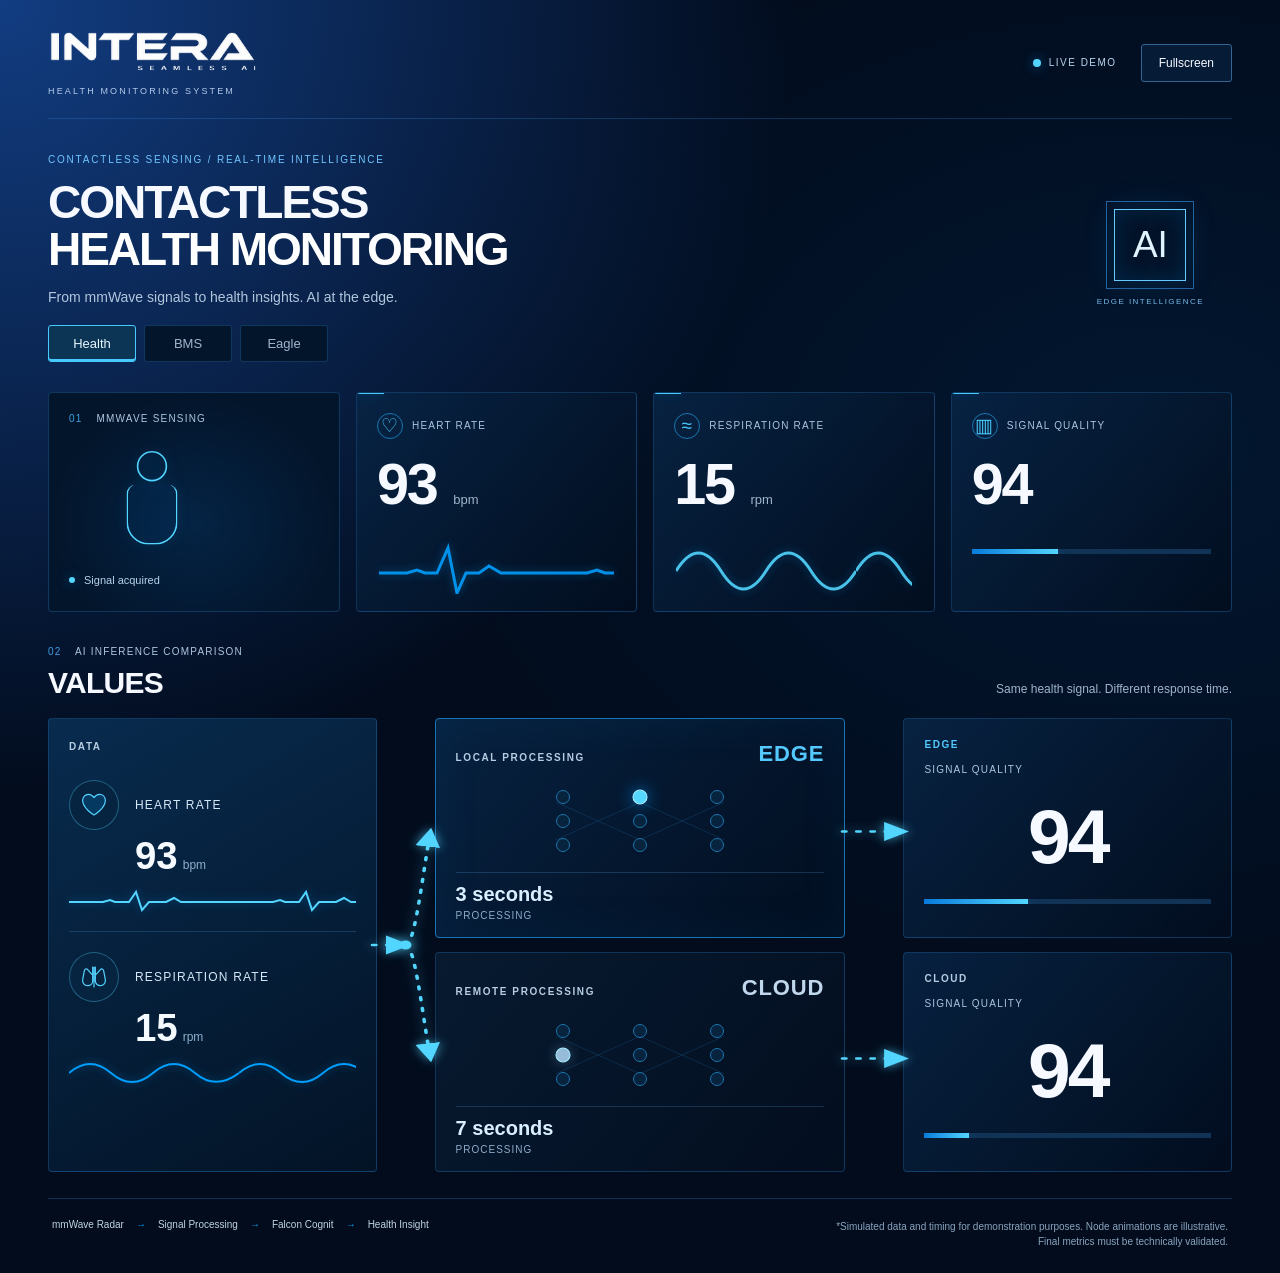
<file: index.html>
<!DOCTYPE html>
<html lang="en">

<head>
  <meta charset="UTF-8" />
  <meta name="viewport" content="width=device-width, initial-scale=1.0" />
  <title>INTERA Health Monitoring Demo</title>
  <link rel="stylesheet" href="styles.css?v=health-signal-v6" />
</head>

<body>
  <main class="demo-shell">
    <header class="topbar">
      <div>
        <div class="brand"><img src="assets/intera-logo.webp" alt="INTERA — Seamless AI" width="614" height="128" />
        </div>
        <div class="subtitle" id="interfaceSubtitle">HEALTH MONITORING SYSTEM</div>
      </div>

      <div class="top-actions">
        <span class="live-badge"><span class="dot"></span> LIVE DEMO</span>
        <button id="fullscreenBtn">Fullscreen</button>
      </div>
    </header>


    <div id="healthPanel" aria-label="Health interface">
      <section class="intro" aria-labelledby="pageTitle">
        <div>
          <div class="section-label">CONTACTLESS SENSING / REAL-TIME INTELLIGENCE</div>
          <h1 id="pageTitle">Contactless<br /><span>Health Monitoring</span></h1>
          <p>From mmWave signals to health insights. AI at the edge.</p>
          <nav class="interface-switcher" aria-label="Switch interface"><a class="interface-link"
              href="index.html?view=interfaces-v2" aria-current="page">Health</a><a class="interface-link"
              href="bms.html?view=interfaces-v2">BMS</a><a class="interface-link"
              href="eagle.html?view=interfaces-v2">Eagle</a></nav>
        </div>
        <div class="system-mark" aria-hidden="true"><span>AI</span><small>EDGE INTELLIGENCE</small></div>
      </section>

      <section class="overview" aria-label="Live health signals">
        <div class="patient-card card">
          <div class="section-label"><span class="section-number">01</span> mmWave sensing</div>

          <div class="person-wrap">
            <div class="person">
              <div class="head"></div>
              <div class="body"></div>
            </div>

            <div class="radar">
              <span></span>
              <span></span>
              <span></span>
            </div>
          </div>

          <div class="sensor-status">
            <span class="status-dot"></span>
            <span id="sensorText">Target detected</span>
          </div>
        </div>

        <div class="metrics-grid">
          <article class="metric-card card">
            <div class="metric-name"><span class="metric-symbol" aria-hidden="true">♡</span> Heart rate</div>
            <div class="metric-value"><span id="heartRate">72</span> <small>bpm</small></div>
            <div class="wave wave-heart"></div>
          </article>

          <article class="metric-card card">
            <div class="metric-name"><span class="metric-symbol" aria-hidden="true">≈</span> Respiration rate</div>
            <div class="metric-value"><span id="respRate">15</span> <small>rpm</small></div>
            <div class="wave wave-resp"></div>
          </article>

          <article class="metric-card card">
            <div class="metric-name"><span class="metric-symbol" aria-hidden="true">▥</span> Signal quality</div>
            <div class="metric-value"><span id="signalQuality">94</span></div>
            <div class="quality-track" id="signalQualityProgress" role="progressbar"
              aria-label="Signal quality response" aria-valuemin="0" aria-valuemax="100" aria-valuenow="0">
              <div id="qualityBar" class="quality-bar"></div>
            </div>
          </article>
        </div>
      </section>

      <section class="comparison" aria-labelledby="comparisonTitle">
        <div class="comparison-heading">
          <div>
            <div class="section-label"><span class="section-number">02</span> AI inference comparison</div>
            <h2 id="comparisonTitle">Values</h2>
          </div>
          <p>Same health signal. Different response time.</p>
        </div>

        <div class="comparison-grid">
          <article class="data-panel card" aria-labelledby="dataTitle">
            <div class="panel-kicker" id="dataTitle">DATA</div>

            <div class="data-reading data-reading-heart">
              <div class="data-icon heart-icon" aria-hidden="true">
                <svg viewBox="0 0 48 48" focusable="false">
                  <path
                    d="M24 39S7 29.2 7 17.4C7 11.8 10.7 8 15.7 8c3.6 0 6.4 2.1 8.3 5.1C25.9 10.1 28.7 8 32.3 8 37.3 8 41 11.8 41 17.4 41 29.2 24 39 24 39Z" />
                </svg>
              </div>
              <div class="data-reading-label">Heart rate</div>
              <div class="data-reading-value"><span id="dataHeartRate">72</span><small>bpm</small></div>
              <div class="data-reading-line data-reading-line-heart" aria-hidden="true"></div>
            </div>

            <div class="data-reading data-reading-resp">
              <div class="data-icon lungs-icon" aria-hidden="true">
                <svg viewBox="0 0 48 48" focusable="false">
                  <path
                    d="M22 9v12c-2.7-2.2-5.2-5.3-7.6-8.2C12.7 10.7 10 12 9.4 15.2L7 28.1C6.1 33 9.8 37 14.4 37c4.2 0 7.6-3.2 7.6-7.4V22M26 9v12c2.7-2.2 5.2-5.3 7.6-8.2 1.7-2.1 4.4-.8 5 2.4L41 28.1c.9 4.9-2.8 8.9-7.4 8.9-4.2 0-7.6-3.2-7.6-7.4V22M24 9v30" />
                </svg>
              </div>
              <div class="data-reading-label">Respiration rate</div>
              <div class="data-reading-value"><span id="dataRespRate">15</span><small>rpm</small></div>
              <div class="data-reading-line data-reading-line-resp" aria-hidden="true"></div>
            </div>
          </article>

          <article class="inference-panel edge-panel card" aria-labelledby="edgeTitle">
            <div class="inference-card-header">
              <div class="panel-kicker">LOCAL PROCESSING</div>
              <h3 id="edgeTitle">Edge</h3>
            </div>
            <div class="network network-compact" id="edgeNetwork" aria-label="Edge AI processing animation">
              <div class="layer"><span class="node"></span><span class="node"></span><span class="node"></span></div>
              <div class="layer"><span class="node"></span><span class="node"></span><span class="node"></span></div>
              <div class="layer"><span class="node"></span><span class="node"></span><span class="node"></span></div>
            </div>
            <div class="inference-metrics"><strong>3 seconds</strong><span id="edgeStatus">Processing</span></div>
          </article>

          <article class="inference-panel cloud-panel card" aria-labelledby="cloudTitle">
            <div class="inference-card-header">
              <div class="panel-kicker">REMOTE PROCESSING</div>
              <h3 id="cloudTitle">Cloud</h3>
            </div>
            <div class="network network-compact" id="cloudNetwork" aria-label="Cloud AI processing animation">
              <div class="layer"><span class="node"></span><span class="node"></span><span class="node"></span></div>
              <div class="layer"><span class="node"></span><span class="node"></span><span class="node"></span></div>
              <div class="layer"><span class="node"></span><span class="node"></span><span class="node"></span></div>
            </div>
            <div class="inference-metrics"><strong>7 seconds</strong><span id="cloudStatus">Processing</span></div>
          </article>

          <article class="load-panel edge-load card" aria-labelledby="edgeLoadTitle">
            <div class="load-card-header"><span class="panel-kicker" id="edgeLoadTitle">EDGE</span></div>
            <div class="metric-name">Signal quality</div>
            <div class="metric-value"><span id="edgeSignalQuality">94</span></div>
            <div class="quality-track" id="edgeLoadProgress" role="progressbar"
              aria-label="Edge signal quality response" aria-valuemin="0" aria-valuemax="100" aria-valuenow="0">
              <div class="quality-bar" id="edgeLoadFill"></div>
            </div>
          </article>

          <article class="load-panel cloud-load card" aria-labelledby="cloudLoadTitle">
            <div class="load-card-header"><span class="panel-kicker" id="cloudLoadTitle">CLOUD</span></div>
            <div class="metric-name">Signal quality</div>
            <div class="metric-value"><span id="cloudSignalQuality">94</span></div>
            <div class="quality-track" id="cloudLoadProgress" role="progressbar"
              aria-label="Cloud signal quality response" aria-valuemin="0" aria-valuemax="100" aria-valuenow="0">
              <div class="quality-bar" id="cloudLoadFill"></div>
            </div>
          </article>

          <svg class="comparison-flow" viewBox="0 0 1000 500" preserveAspectRatio="none" aria-hidden="true">
            <defs>
              <marker id="flowArrowHead" viewBox="0 0 10 10" refX="8" refY="5" markerWidth="7" markerHeight="7"
                orient="auto-start-reverse">
                <path d="M 0 0 L 10 5 L 0 10 z" />
              </marker>
            </defs>
            <circle class="flow-junction" cx="302" cy="250" r="5" />
            <path class="flow-path flow-data-link" d="M274 250 L302 250" marker-end="url(#flowArrowHead)" />
            <path class="flow-path flow-data-link" d="M302 250 C310 250 316 175 323 125"
              marker-end="url(#flowArrowHead)" />
            <path class="flow-path flow-data-link" d="M302 250 C310 250 316 325 323 375"
              marker-end="url(#flowArrowHead)" />
            <path class="flow-path flow-result-link" d="M671 125 L723 125" marker-end="url(#flowArrowHead)" />
            <path class="flow-path flow-result-link" d="M671 375 L723 375" marker-end="url(#flowArrowHead)" />
          </svg>
        </div>
      </section>

      <footer>
        <div class="flow">
          <span>mmWave Radar</span>
          <b>→</b>
          <span>Signal Processing</span>
          <b>→</b>
          <span>Falcon Cognit</span>
          <b>→</b>
          <span>Health Insight</span>
        </div>
        <small>*Simulated data and timing for demonstration purposes. Node animations are illustrative. Final metrics
          must be technically validated.</small>
      </footer>
    </div>

  </main>

  <script src="app.js?v=health-signal-v7"></script>
</body>

</html>
</file>
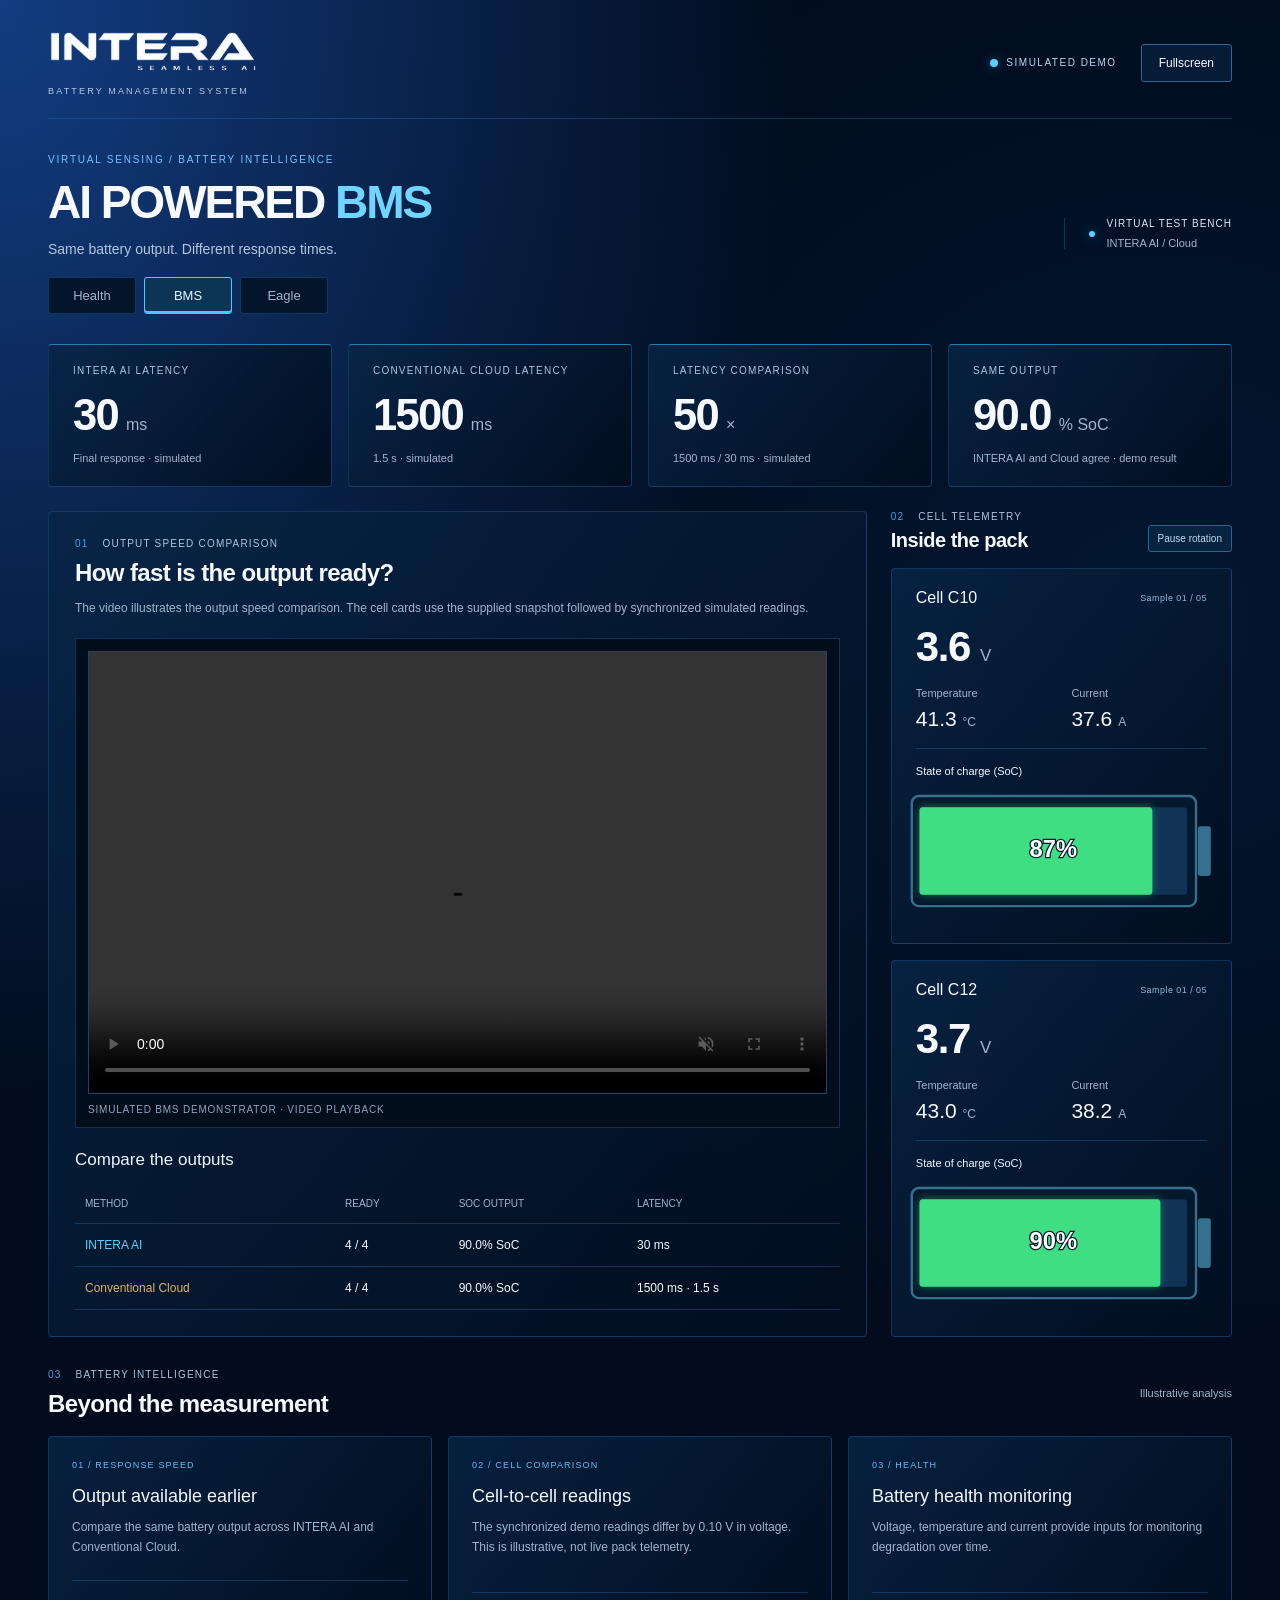
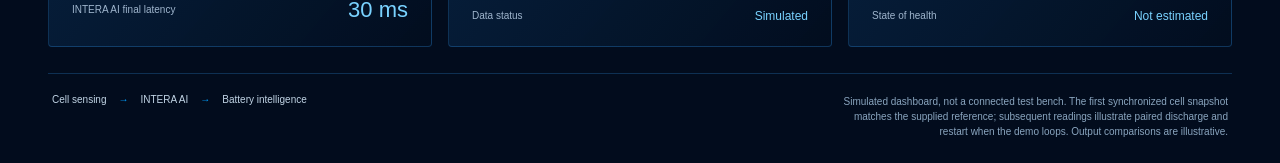
<file: bms.html>
<!DOCTYPE html>
<html lang="en">
<head>
  <meta charset="UTF-8" />
  <meta name="viewport" content="width=device-width, initial-scale=1.0" />
  <title>INTERA · AI Powered BMS</title>
  <link rel="stylesheet" href="styles.css?v=interfaces-v2" />
  <link rel="stylesheet" href="bms.css?v=bms-cells-v2" />
</head>
<body class="bms-page">
  <main class="demo-shell">
    <header class="topbar">
      <div><div class="brand"><img src="assets/intera-logo.webp" alt="INTERA — Seamless AI" width="614" height="128" /></div><div class="subtitle">BATTERY MANAGEMENT SYSTEM</div></div>
      <div class="top-actions"><span class="live-badge"><span class="dot"></span> SIMULATED DEMO</span><button id="fullscreenBtn" type="button">Fullscreen</button></div>
    </header>
    <section class="intro bms-intro" aria-labelledby="bmsTitle">
      <div><div class="section-label">VIRTUAL SENSING / BATTERY INTELLIGENCE</div><h1 id="bmsTitle">AI powered <span>BMS</span></h1><p>Same battery output. Different response times.</p><nav class="interface-switcher" aria-label="Switch interface"><a class="interface-link" href="index.html?view=interfaces-v2">Health</a><a class="interface-link" href="bms.html?view=interfaces-v2" aria-current="page">BMS</a><a class="interface-link" href="eagle.html?view=interfaces-v2">Eagle</a></nav></div>
      <div class="bench-tag"><span class="status-dot"></span><div>VIRTUAL TEST BENCH<small>INTERA AI / Cloud</small></div></div>
    </section>
    <section class="bms-summary" aria-label="Response time comparison">
      <article class="card summary-item"><div class="section-label">INTERA AI latency</div><div class="summary-value">30<small>ms</small></div><span class="summary-note">Final response · simulated</span></article>
      <article class="card summary-item"><div class="section-label">Conventional Cloud latency</div><div class="summary-value">1500<small>ms</small></div><span class="summary-note">1.5 s · simulated</span></article>
      <article class="card summary-item"><div class="section-label">Latency comparison</div><div class="summary-value">50<small>×</small></div><span class="summary-note">1500 ms / 30 ms · simulated</span></article>
      <article class="card summary-item"><div class="section-label">Same output</div><div class="summary-value">90.0<small>% SoC</small></div><span class="summary-note">INTERA AI and Cloud agree · demo result</span></article>
    </section>
    <div class="bms-workspace">
      <section class="card chart-panel" aria-labelledby="speedHeading">
        <div class="chart-heading"><div><div class="section-label"><span class="section-number">01</span> OUTPUT SPEED COMPARISON</div><h2 id="speedHeading">How fast is the output ready?</h2></div></div>
        <p class="panel-description">The video illustrates the output speed comparison. The cell cards use the supplied snapshot followed by synchronized simulated readings.</p>
        <figure class="bms-video-frame">
          <video id="bmsDemoVideo" class="bms-demo-video" autoplay loop muted playsinline controls preload="metadata" aria-label="BMS demonstrator video showing battery output and telemetry">
            <source src="demo_bms.mp4" type="video/mp4" />
            Your browser does not support MP4 video playback.
          </video>
          <figcaption>Simulated BMS demonstrator · video playback</figcaption>
        </figure>
        <div class="output-table-wrap"><table class="output-table"><caption>Compare the outputs</caption><thead><tr><th scope="col">Method</th><th scope="col">Ready</th><th scope="col">SoC output</th><th scope="col">Latency</th></tr></thead><tbody>
          <tr><th scope="row">INTERA AI</th><td>4 / 4</td><td>90.0% SoC</td><td>30 ms</td></tr>
          <tr><th scope="row">Conventional Cloud</th><td>4 / 4</td><td>90.0% SoC</td><td>1500 ms · 1.5 s</td></tr>
        </tbody></table></div>
      </section>
      <aside class="cells-column" aria-labelledby="cellsHeading">
        <div class="cells-heading"><div><div class="section-label"><span class="section-number">02</span> CELL TELEMETRY</div><h2 id="cellsHeading">Inside the pack</h2></div><button class="cell-rotation-toggle" id="toggleCellRotation" type="button" aria-pressed="false">Pause rotation</button></div>
        <article class="card cell-card" aria-label="Cell C10 telemetry">
          <div class="cell-heading"><h3>Cell C10</h3><span class="cell-state" id="c10Sample">Sample 01 / 05</span></div>
          <div class="cell-voltage"><span id="c10Voltage">3.6</span> <small>V</small></div>
          <dl class="cell-readings"><div><dt>Temperature</dt><dd><span id="c10Temperature">41.3</span> <small>°C</small></dd></div><div><dt>Current</dt><dd><span id="c10Current">37.6</span> <small>A</small></dd></div></dl>
          <div class="soc-heading"><span>State of charge (SoC)</span></div>
          <svg class="battery-gauge" id="c10Battery" viewBox="0 0 256 98" role="progressbar" aria-label="Cell C10 state of charge" aria-valuemin="0" aria-valuemax="100" aria-valuenow="87">
            <rect class="battery-shell" x="1.5" y="2.5" width="240" height="93" rx="6" />
            <rect class="battery-terminal" x="243" y="28" width="11" height="42" rx="2" />
            <rect class="battery-well" x="8" y="12" width="226" height="74" rx="3" />
            <rect class="battery-level" id="c10BatteryLevel" x="8" y="12" width="226" height="74" rx="3" style="transform: scaleX(.87)" />
            <text class="battery-value" id="c10Soc" x="121" y="49" aria-hidden="true">87%</text>
          </svg>
        </article>
        <article class="card cell-card" aria-label="Cell C12 telemetry">
          <div class="cell-heading"><h3>Cell C12</h3><span class="cell-state" id="c12Sample">Sample 01 / 05</span></div>
          <div class="cell-voltage"><span id="c12Voltage">3.7</span> <small>V</small></div>
          <dl class="cell-readings"><div><dt>Temperature</dt><dd><span id="c12Temperature">43.0</span> <small>°C</small></dd></div><div><dt>Current</dt><dd><span id="c12Current">38.2</span> <small>A</small></dd></div></dl>
          <div class="soc-heading"><span>State of charge (SoC)</span></div>
          <svg class="battery-gauge" id="c12Battery" viewBox="0 0 256 98" role="progressbar" aria-label="Cell C12 state of charge" aria-valuemin="0" aria-valuemax="100" aria-valuenow="90">
            <rect class="battery-shell" x="1.5" y="2.5" width="240" height="93" rx="6" />
            <rect class="battery-terminal" x="243" y="28" width="11" height="42" rx="2" />
            <rect class="battery-well" x="8" y="12" width="226" height="74" rx="3" />
            <rect class="battery-level" id="c12BatteryLevel" x="8" y="12" width="226" height="74" rx="3" style="transform: scaleX(.90)" />
            <text class="battery-value" id="c12Soc" x="121" y="49" aria-hidden="true">90%</text>
          </svg>
        </article>
      </aside>
    </div>
    <section class="insights-section" aria-labelledby="insightsHeading"><div class="insights-heading"><div><div class="section-label"><span class="section-number">03</span> BATTERY INTELLIGENCE</div><h2 id="insightsHeading">Beyond the measurement</h2></div><span class="summary-note">Illustrative analysis</span></div><div class="insights-grid">
      <article class="card insight-card"><span class="insight-index">01 / RESPONSE SPEED</span><h3>Output available earlier</h3><p>Compare the same battery output across INTERA AI and Conventional Cloud.</p><div class="insight-result"><span>INTERA AI final latency</span><strong>30 ms</strong></div></article>
      <article class="card insight-card"><span class="insight-index">02 / CELL COMPARISON</span><h3>Cell-to-cell readings</h3><p>The synchronized demo readings differ by <span id="cellSpread">0.10 V</span> in voltage. This is illustrative, not live pack telemetry.</p><div class="insight-result"><span>Data status</span><strong class="text-result">Simulated</strong></div></article>
      <article class="card insight-card"><span class="insight-index">03 / HEALTH</span><h3>Battery health monitoring</h3><p>Voltage, temperature and current provide inputs for monitoring degradation over time.</p><div class="insight-result"><span>State of health</span><strong class="text-result">Not estimated</strong></div></article>
    </div></section>
    <footer><div class="flow"><span>Cell sensing</span><b>→</b><span>INTERA AI</span><b>→</b><span>Battery intelligence</span></div><small>Simulated dashboard, not a connected test bench. The first synchronized cell snapshot matches the supplied reference; subsequent readings illustrate paired discharge and restart when the demo loops. Output comparisons are illustrative.</small></footer>
  </main>
  <script src="bms.js?v=bms-cells-v2"></script>
</body>
</html>
</file>
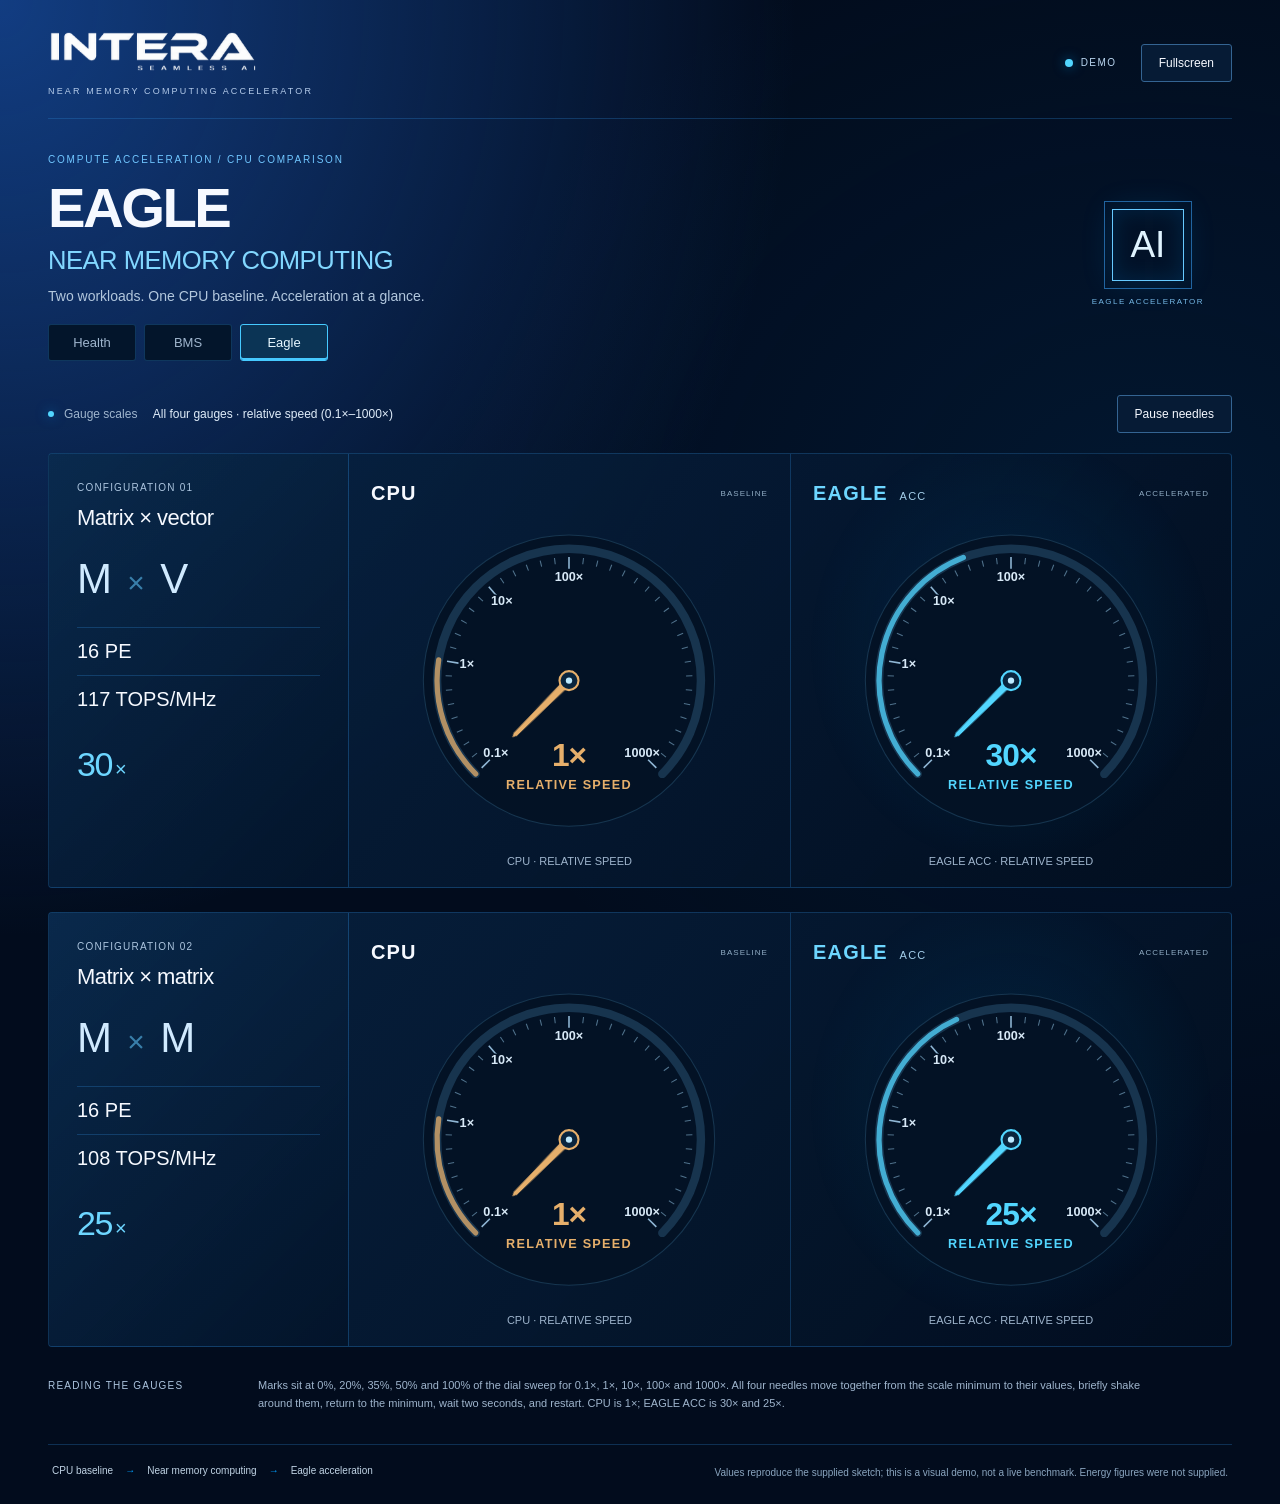
<file: eagle.html>
<!DOCTYPE html>
<html lang="en">
<head>
  <meta charset="UTF-8" />
  <meta name="viewport" content="width=device-width, initial-scale=1.0" />
  <title>INTERA · Eagle Accelerator</title>
  <link rel="stylesheet" href="styles.css?v=interfaces-v2" />
  <link rel="stylesheet" href="eagle.css?v=eagle-v19" />
</head>
<body class="eagle-page">
  <main class="demo-shell">
    <header class="topbar">
      <div><div class="brand"><img src="assets/intera-logo.webp" alt="INTERA — Seamless AI" width="614" height="128" /></div><div class="subtitle">NEAR MEMORY COMPUTING ACCELERATOR</div></div>
      <div class="top-actions"><span class="live-badge"><span class="dot"></span> DEMO</span><button id="fullscreenBtn" type="button">Fullscreen</button></div>
    </header>
    <section class="intro eagle-intro" aria-labelledby="eagleTitle">
      <div><div class="section-label">COMPUTE ACCELERATION / CPU COMPARISON</div><h1 id="eagleTitle">Eagle<span>Near memory computing</span></h1><p>Two workloads. One CPU baseline. Acceleration at a glance.</p><nav class="interface-switcher" aria-label="Switch interface"><a class="interface-link" href="index.html?view=interfaces-v2">Health</a><a class="interface-link" href="bms.html?view=interfaces-v2">BMS</a><a class="interface-link" href="eagle.html?view=interfaces-v2" aria-current="page">Eagle</a></nav></div>
      <div class="system-mark" aria-hidden="true"><span>AI</span><small>EAGLE ACCELERATOR</small></div>
    </section>
    <div class="gauge-toolbar"><div><span class="status-dot"></span><span>Gauge scales <strong>All four gauges · relative speed (0.1×–1000×)</strong></span></div><button id="motionToggle" type="button" aria-pressed="false">Pause needles</button></div>

    <section class="card configuration" aria-labelledby="configOneTitle">
      <div class="config-info"><div class="section-label">CONFIGURATION 01</div><h2 id="configOneTitle">Matrix × vector</h2><div class="operation" aria-hidden="true">M <span>×</span> V</div><dl class="config-specs"><div><dd>16 <small>PE</small></dd></div><div><dd>117 <small>TOPS/MHz</small></dd></div></dl><div class="config-gain"><strong>30<small>×</small></strong></div></div>
      <article class="gauge-panel cpu-panel"><div class="gauge-heading"><h3>CPU</h3><span>BASELINE</span></div><svg class="speed-gauge" data-tone="cpu" data-scale="relative" data-value="1" role="img" aria-label="Configuration 1 CPU: 1 times baseline. Marks on the dial: 0.1 at 0%, 1 at 20%, 10 at 35%, 100 at 50%, and 1000 times at 100%." viewBox="0 0 360 320"></svg><p class="gauge-caption">CPU · RELATIVE SPEED</p></article>
      <article class="gauge-panel accelerator-panel"><div class="gauge-heading"><h3>EAGLE <small>ACC</small></h3><span>ACCELERATED</span></div><svg class="speed-gauge" data-tone="accelerator" data-scale="relative" data-value="30" role="img" aria-label="Configuration 1 Eagle accelerator: 30 times the CPU baseline. Marks on the dial: 0.1 at 0%, 1 at 20%, 10 at 35%, 100 at 50%, and 1000 times at 100%." viewBox="0 0 360 320"></svg><p class="gauge-caption">EAGLE ACC · RELATIVE SPEED</p></article>
    </section>

    <section class="card configuration" aria-labelledby="configTwoTitle">
      <div class="config-info"><div class="section-label">CONFIGURATION 02</div><h2 id="configTwoTitle">Matrix × matrix</h2><div class="operation" aria-hidden="true">M <span>×</span> M</div><dl class="config-specs"><div><dd>16 <small>PE</small></dd></div><div><dd>108 <small>TOPS/MHz</small></dd></div></dl><div class="config-gain"><strong>25<small>×</small></strong></div></div>
      <article class="gauge-panel cpu-panel"><div class="gauge-heading"><h3>CPU</h3><span>BASELINE</span></div><svg class="speed-gauge" data-tone="cpu" data-scale="relative" data-value="1" role="img" aria-label="Configuration 2 CPU: 1 times baseline. Marks on the dial: 0.1 at 0%, 1 at 20%, 10 at 35%, 100 at 50%, and 1000 times at 100%." viewBox="0 0 360 320"></svg><p class="gauge-caption">CPU · RELATIVE SPEED</p></article>
      <article class="gauge-panel accelerator-panel"><div class="gauge-heading"><h3>EAGLE <small>ACC</small></h3><span>ACCELERATED</span></div><svg class="speed-gauge" data-tone="accelerator" data-scale="relative" data-value="25" role="img" aria-label="Configuration 2 Eagle accelerator: 25 times the CPU baseline. Marks on the dial: 0.1 at 0%, 1 at 20%, 10 at 35%, 100 at 50%, and 1000 times at 100%." viewBox="0 0 360 320"></svg><p class="gauge-caption">EAGLE ACC · RELATIVE SPEED</p></article>
    </section>
    <div class="scale-note"><span class="section-label">READING THE GAUGES</span><p>Marks sit at 0%, 20%, 35%, 50% and 100% of the dial sweep for 0.1×, 1×, 10×, 100× and 1000×. All four needles move together from the scale minimum to their values, briefly shake around them, return to the minimum, wait two seconds, and restart. CPU is 1×; EAGLE ACC is 30× and 25×.</p></div>
    <footer><div class="flow"><span>CPU baseline</span><b>→</b><span>Near memory computing</span><b>→</b><span>Eagle acceleration</span></div><small>Values reproduce the supplied sketch; this is a visual demo, not a live benchmark. Energy figures were not supplied.</small></footer>
  </main>
  <script src="eagle.js?v=eagle-v20"></script>
</body>
</html>
</file>
<file: styles.css>
* {
  box-sizing: border-box;
}

:root {
  --bg: #020c1d;
  --panel: rgba(20, 24, 52, 0.88);
  --panel-soft: rgba(255, 255, 255, 0.035);
  --line: rgba(255, 255, 255, 0.12);
  --text: #f5f7ff;
  --muted: #93adc9;
  --purple: #087bdb;
  --blue: #009fff;
  --cyan: #52d6ff;
  --green: #52d6ff;
}

html,
body {
  margin: 0;
  min-height: 100%;
  background:
    radial-gradient(circle at 18% 10%, rgba(111, 97, 255, 0.22), transparent 30%),
    radial-gradient(circle at 88% 22%, rgba(85, 184, 255, 0.16), transparent 28%),
    var(--bg);
  color: var(--text);
  font-family: Arial, Helvetica, sans-serif;
}

body {
  padding: 28px;
}

button {
  border: 1px solid var(--line);
  background: rgba(255,255,255,0.06);
  color: var(--text);
  border-radius: 10px;
  padding: 10px 14px;
  cursor: pointer;
}

.demo-shell {
  width: min(1500px, 100%);
  margin: 0 auto;
}

.topbar,
.comparison-heading,
.panel-header,
.response-row,
footer,
.flow,
.top-actions {
  display: flex;
  align-items: center;
}

.topbar {
  justify-content: space-between;
  margin-bottom: 22px;
}

.brand {
  font-size: 30px;
  font-weight: 800;
  letter-spacing: 0.12em;
}

.subtitle {
  color: var(--muted);
  margin-top: 5px;
}

.top-actions {
  gap: 12px;
}

.live-badge {
  display: inline-flex;
  align-items: center;
  gap: 8px;
  font-size: 12px;
  letter-spacing: 0.12em;
}

.dot,
.status-dot {
  width: 8px;
  height: 8px;
  border-radius: 50%;
  background: var(--green);
  box-shadow: 0 0 16px var(--green);
}

.card {
  border: 1px solid var(--line);
  background: linear-gradient(180deg, rgba(255,255,255,0.045), rgba(255,255,255,0.018));
  backdrop-filter: blur(10px);
  border-radius: 18px;
}

.overview {
  display: grid;
  grid-template-columns: 0.85fr 2.15fr;
  gap: 18px;
  margin-bottom: 18px;
}

.patient-card {
  min-height: 260px;
  padding: 22px;
}

.section-label,
.eyebrow,
.metric-name {
  text-transform: uppercase;
  letter-spacing: 0.11em;
  font-size: 11px;
  color: var(--muted);
}

.person-wrap {
  min-height: 170px;
  display: flex;
  justify-content: center;
  align-items: center;
  gap: 34px;
}

.person {
  width: 70px;
  height: 120px;
  position: relative;
}

.head {
  width: 38px;
  height: 38px;
  border: 2px solid var(--cyan);
  border-radius: 50%;
  margin: 0 auto;
}

.body {
  width: 64px;
  height: 75px;
  border: 2px solid var(--cyan);
  border-top: 0;
  border-radius: 12px 12px 28px 28px;
  margin: 4px auto 0;
}

.radar {
  width: 90px;
  height: 90px;
  position: relative;
}

.radar span {
  position: absolute;
  left: 0;
  top: 50%;
  width: 22px;
  height: 22px;
  border: 2px solid var(--blue);
  border-left: 0;
  border-bottom: 0;
  border-radius: 0 100% 0 0;
  transform: translateY(-50%) rotate(45deg);
  opacity: 0;
  animation: radarPulse 1.8s infinite ease-out;
}

.radar span:nth-child(2) {
  animation-delay: 0.45s;
}

.radar span:nth-child(3) {
  animation-delay: 0.9s;
}

@keyframes radarPulse {
  0% {
    opacity: 0;
    transform: translateY(-50%) rotate(45deg) scale(0.5);
  }
  25% {
    opacity: 1;
  }
  100% {
    opacity: 0;
    transform: translateY(-50%) rotate(45deg) scale(3);
  }
}

.sensor-status {
  display: flex;
  align-items: center;
  gap: 9px;
  font-size: 13px;
  color: var(--muted);
}

.metrics-grid {
  display: grid;
  grid-template-columns: repeat(3, 1fr);
  gap: 18px;
}

.metric-card {
  padding: 22px;
  min-height: 260px;
  position: relative;
  overflow: hidden;
}

.metric-value {
  margin-top: 24px;
  font-size: clamp(42px, 5vw, 74px);
  font-weight: 700;
  letter-spacing: -0.04em;
}

.metric-value small {
  font-size: 16px;
  color: var(--muted);
  font-weight: 500;
}

#heartRate.high,
#respRate.high {
  color: #ff5a65;
}

.wave {
  position: absolute;
  left: 22px;
  right: 22px;
  bottom: 28px;
  height: 64px;
  opacity: 0.9;
  background-repeat: repeat-x;
  background-size: 180px 64px;
  animation: waveMove 2.4s linear infinite;
}

.wave-heart {
  background-image: url("data:image/svg+xml,%3Csvg xmlns='http://www.w3.org/2000/svg' width='180' height='64' viewBox='0 0 180 64'%3E%3Cpath d='M0 34 L28 34 L38 31 L46 34 L58 34 L69 9 L78 54 L87 34 L100 34 L110 27 L122 34 L180 34' fill='none' stroke='%23009fff' stroke-width='3'/%3E%3C/svg%3E");
}

.wave-resp {
  background-image: url("data:image/svg+xml,%3Csvg xmlns='http://www.w3.org/2000/svg' width='180' height='64' viewBox='0 0 180 64'%3E%3Cpath d='M0 32 C15 8 30 8 45 32 S75 56 90 32 S120 8 135 32 S165 56 180 32' fill='none' stroke='%2352d6ff' stroke-width='3'/%3E%3C/svg%3E");
}

@keyframes waveMove {
  from { background-position-x: 0; }
  to { background-position-x: 180px; }
}

.quality-track {
  height: 12px;
  background: rgba(255,255,255,0.07);
  border-radius: 999px;
  margin-top: 48px;
  overflow: hidden;
}

.quality-bar {
  width: 94%;
  height: 100%;
  background: linear-gradient(90deg, var(--purple), var(--cyan));
  border-radius: inherit;
  transition: width 0.6s ease;
}

.comparison {
  padding: 24px;
  border: 1px solid var(--line);
  border-radius: 20px;
  background: rgba(255,255,255,0.025);
}

.comparison-heading {
  justify-content: space-between;
  margin-bottom: 20px;
}

.comparison-heading h1 {
  margin: 5px 0 0;
  font-size: 30px;
}

.comparison-heading p {
  color: var(--muted);
  margin: 0;
}

.comparison-grid {
  display: grid;
  grid-template-columns: 1fr 1fr;
  gap: 18px;
}

.compute-panel {
  padding: 22px;
  min-height: 410px;
}

.panel-header {
  justify-content: space-between;
}

.panel-header h2 {
  margin: 4px 0 0;
  font-size: 26px;
}

.latency-chip {
  border: 1px solid rgba(126, 226, 184, 0.35);
  color: var(--green);
  background: rgba(126, 226, 184, 0.06);
  padding: 7px 10px;
  border-radius: 999px;
  font-size: 12px;
}

.latency-chip.muted {
  color: var(--muted);
  border-color: var(--line);
  background: rgba(255,255,255,0.03);
}

.signal-box {
  margin-top: 22px;
}

.signal-box span {
  display: block;
  color: var(--muted);
  font-size: 12px;
  margin-bottom: 8px;
}

.signal-line {
  height: 54px;
  border-radius: 10px;
  background-repeat: repeat-x;
  background-size: 220px 54px;
  background-image: url("data:image/svg+xml,%3Csvg xmlns='http://www.w3.org/2000/svg' width='220' height='54' viewBox='0 0 220 54'%3E%3Cpath d='M0 27 C18 5 37 5 55 27 S92 49 110 27 S147 5 165 27 S202 49 220 27' fill='none' stroke='%23009fff' stroke-width='2.5'/%3E%3C/svg%3E");
}

.signal-line.fast {
  animation: signalMove 0.8s linear infinite;
}

.signal-line.slow {
  animation: signalMove 2.4s linear infinite;
  opacity: 0.55;
}

@keyframes signalMove {
  from { background-position-x: 0; }
  to { background-position-x: 220px; }
}

.network {
  margin: 26px auto;
  width: min(360px, 100%);
  display: grid;
  grid-template-columns: repeat(3, 1fr);
  gap: 38px;
  align-items: center;
}

.layer {
  display: flex;
  flex-direction: column;
  gap: 18px;
  align-items: center;
}

.node {
  width: 22px;
  height: 22px;
  border-radius: 50%;
  border: 1px solid rgba(255,255,255,0.2);
  background: rgba(255,255,255,0.04);
  box-shadow: 0 0 0 rgba(85,184,255,0);
  transition: all 0.2s ease;
}

.node.active {
  background: var(--blue);
  border-color: var(--cyan);
  box-shadow: 0 0 22px rgba(85,184,255,0.8);
  transform: scale(1.08);
}

.edge-panel {
  box-shadow: inset 0 0 0 1px rgba(85,184,255,0.05);
}

.result-box {
  display: flex;
  justify-content: space-between;
  align-items: flex-end;
  border-top: 1px solid var(--line);
  padding-top: 18px;
}

.result-box span {
  color: var(--muted);
  font-size: 12px;
}

.result-box strong {
  font-size: 54px;
  line-height: 1;
}

#cloudResult {
  opacity: 0.08;
  filter: blur(3px);
  transition: opacity 1.2s ease, filter 1.2s ease;
}

#cloudResult.visible {
  opacity: 1;
  filter: blur(0);
}

.response-row {
  justify-content: space-between;
  margin-top: 18px;
  font-size: 13px;
}

.response-row span {
  color: var(--muted);
}

footer {
  justify-content: space-between;
  gap: 24px;
  margin-top: 18px;
  padding: 18px 4px 0;
  color: var(--muted);
}

.flow {
  gap: 12px;
  flex-wrap: wrap;
  font-size: 13px;
}

.flow b {
  color: var(--blue);
}

footer small {
  text-align: right;
  max-width: 520px;
}

@media (max-width: 1000px) {
  .overview,
  .comparison-grid {
    grid-template-columns: 1fr;
  }

  .metrics-grid {
    grid-template-columns: repeat(3, 1fr);
  }

  .comparison-heading,
  footer {
    align-items: flex-start;
    flex-direction: column;
  }

  footer small {
    text-align: left;
  }
}

@media (max-width: 720px) {
  body {
    padding: 14px;
  }

  .metrics-grid {
    grid-template-columns: 1fr;
  }

  .topbar {
    align-items: flex-start;
    gap: 16px;
    flex-direction: column;
  }
}

/* INTERA visual language, adapted from BMS_Slide_Show_2026. */
:root {
  --line: rgba(45, 133, 207, 0.3);
  --muted: #9fb5cd;
  --text: #f6f9ff;
}

html {
  background: #020c1d;
}

body {
  padding: 30px 48px 24px;
  background:
    radial-gradient(ellipse at 0% 0%, #123d82 0, transparent 44%),
    radial-gradient(ellipse at 90% 35%, rgba(0, 97, 176, 0.13), transparent 45%),
    #020c1d;
}

.demo-shell { width: min(1440px, 100%); }
.topbar { margin-bottom: 0; padding-bottom: 22px; border-bottom: 1px solid var(--line); }
.brand { width: 210px; line-height: 0; }
.brand img { width: 100%; height: auto; mix-blend-mode: screen; }
.subtitle { font-size: 9px; letter-spacing: .24em; margin-top: 12px; color: #b4cbea; }
.top-actions { gap: 24px; }
.live-badge { color: #b9d5ef; font-size: 10px; letter-spacing: .15em; }
.dot, .status-dot { background: #52d6ff; box-shadow: 0 0 12px #009fff88; flex-shrink: 0; }
button { border-color: #346492; border-radius: 3px; background: #061b35; font: inherit; font-size: 12px; padding: 11px 17px; transition: background .2s, border-color .2s; }
button:hover { background: #103562; border-color: var(--cyan); }
button:focus-visible { outline: 2px solid var(--cyan); outline-offset: 4px; }
.intro { display: flex; align-items: center; justify-content: space-between; gap: 24px; padding: 35px 0 30px; }
.intro .section-label { color: #70c6ff; font-size: 10px; letter-spacing: .18em; }
.intro h1 { font-size: clamp(32px, 3.6vw, 52px); line-height: 1.03; letter-spacing: -.045em; text-transform: uppercase; margin: 14px 0 15px; font-weight: 800; }
.intro h1 span { color: #fff; }
.intro p { color: #b2c7dd; font-size: 14px; margin: 0; }
.system-mark { display: grid; justify-items: center; gap: 16px; margin-right: 28px; }
.system-mark > span { display: grid; place-items: center; width: 72px; height: 72px; border: 1px solid #67caff; outline: 1px solid #2164a0; outline-offset: 7px; box-shadow: 0 0 32px #009fff25, inset 0 0 22px #009fff25; color: #e0f4ff; font-size: 37px; font-weight: 500; }
.system-mark small { color: #76b9e7; font-size: 8px; letter-spacing: .18em; }
.overview { grid-template-columns: 1fr 3fr; gap: 16px; margin-bottom: 34px; }
.card { background: linear-gradient(130deg, rgba(8, 37, 70, .85), rgba(2, 14, 31, .94)); border: 1px solid var(--line); border-radius: 4px; backdrop-filter: none; }
.patient-card, .metric-card { min-height: 220px; padding: 20px; }
.patient-card { position: relative; background: radial-gradient(ellipse at 50% 60%, #07396a66, transparent 70%), #03152b; }
.section-label, .eyebrow, .metric-name { font-size: 10px; letter-spacing: .12em; color: #acc5df; }
.section-number { color: #3f9fe2; margin-right: 10px; font-size: 10px; font-weight: 400; }
.person-wrap { min-height: 150px; gap: 20px; background-image: radial-gradient(#1a6bab55 .7px, transparent .7px); background-size: 14px 14px; mask-image: linear-gradient(transparent, black 20%, black 80%, transparent); }
.person { transform: scale(.8); }
.head, .body { background: #007acd13; box-shadow: 0 0 18px #00aaff19; }
.radar { width: 65px; }
.sensor-status { font-size: 11px; color: #b5d3ee; }
.status-dot { width: 6px; height: 6px; }
.metrics-grid { gap: 16px; }
.metric-card::before, .compute-panel::before { content: ''; position: absolute; width: 28px; height: 2px; left: -1px; top: -1px; background: #46caff; box-shadow: 0 0 10px #009fff66; }
.metric-name { display: flex; align-items: center; gap: 9px; }
.metric-symbol { width: 26px; height: 26px; border: 1px solid #1976b1; border-radius: 50%; display: inline-grid; place-items: center; color: #4bccff; font-size: 19px; line-height: 1; }
.metric-value { margin-top: 17px; font-size: clamp(44px, 4.5vw, 66px); font-weight: 600; font-variant-numeric: tabular-nums; line-height: 1; }
.metric-value small { font-size: 13px; margin-left: 3px; letter-spacing: 0; }
.wave { bottom: 17px; height: 55px; filter: drop-shadow(0 0 5px #00aaff66); }
.quality-track { margin-top: 36px; height: 5px; background: #103356; border-radius: 0; }
.quality-bar { border-radius: 0; background: linear-gradient(90deg, #446480, #91aec8); box-shadow: none; }
#qualityBar { width: 0; transition: none; }
.metric-value > span { transition: color .2s ease; }
.metric-value > span.signal-excellent { color: #52d6ff; }
.quality-bar.signal-excellent { background: linear-gradient(90deg, #087bdb, #52d6ff); box-shadow: 0 0 12px #009fff66; }
.comparison { padding: 0; background: none; border: 0; border-radius: 0; }
.comparison-heading { margin-bottom: 18px; gap: 16px; align-items: flex-end; }
.comparison-heading h2 { text-transform: uppercase; font-size: 30px; letter-spacing: -.025em; margin: 9px 0 0; }
.comparison-heading h2 span { font-size: 18px; font-weight: 400; color: #84adcd; margin: 0 7px; }
.comparison-heading p { font-size: 12px; padding-bottom: 4px; }
.comparison-grid { gap: 16px; }
.compute-panel { position: relative; padding: 22px; min-height: 365px; overflow: hidden; }
.edge-panel { border-color: #1874b5; box-shadow: inset 0 0 50px #006dc514; }
.cloud-panel { background: linear-gradient(130deg, #071a30, #030e1f); }
.cloud-panel::before { background: #5481a8; box-shadow: none; }
.panel-header h3 { font-size: 26px; margin: 5px 0 0; letter-spacing: .04em; }
.edge-panel h3 { color: #54c9ff; }
.latency-chip { border: 1px solid #1e79ae; color: #83dbff; background: #00558622; font-size: 10px; border-radius: 3px; padding: 7px 10px; }
.latency-chip.muted { color: #aac0d5; border-color: #34506b; background: #12233a; }
.signal-box { margin-top: 18px; }
.signal-line { height: 42px; border-radius: 0; background-color: #001226; background-size: 220px 42px; border-top: 1px solid #103c60; border-bottom: 1px solid #103c60; }
.network { margin: 20px auto; width: min(330px, 100%); position: relative; padding: 0 8px; }
.network::before { content: ''; position: absolute; inset: 9px 12%; background: linear-gradient(24deg, transparent 49%, #176ba84d 50%, transparent 51%), linear-gradient(-24deg, transparent 49%, #176ba84d 50%, transparent 51%), linear-gradient(0deg, transparent 49%, #176ba866 50%, transparent 51%); background-size: 50% 100%; pointer-events: none; }
.layer { gap: 12px; position: relative; }
.node { width: 17px; height: 17px; border: 1px solid #1c76ae; background: #07233d; }
.node.active { background: #55d7ff; border-color: #a4ecff; box-shadow: 0 0 15px #009fffaa; }
.cloud-panel .node.active { background: #97bcd9; box-shadow: 0 0 12px #72a9d566; }
.result-box { padding-top: 13px; align-items: center; }
.result-box strong { font-size: 40px; font-variant-numeric: tabular-nums; }
.edge-panel .result-box strong { color: #72d5ff; }
.response-row { margin-top: 14px; font-size: 12px; }
.response-row strong { font-weight: 500; }
.edge-panel .response-row strong { color: #72d5ff; }
footer { margin-top: 26px; padding-top: 20px; border-top: 1px solid var(--line); align-items: flex-start; }
.flow { font-size: 10px; gap: 12px; color: #c1d4e5; }
.flow b { font-weight: 400; }
footer small { max-width: 400px; font-size: 10px; line-height: 1.5; color: #8aa5bf; }

@media (min-width: 1600px) { body { padding-top: 40px; } .intro { padding: 42px 0 36px; } }
@media (max-width: 1100px) {
  body { padding: 24px; }
  .overview { grid-template-columns: 1fr; }
  .patient-card { min-height: 155px; display: grid; grid-template-columns: 1fr 1fr 1fr; align-items: center; }
  .person-wrap { min-height: 120px; }
  .sensor-status { justify-content: flex-end; }
  .comparison-grid { grid-template-columns: 1fr 1fr; }
}
@media (max-width: 1000px) {
  .comparison-heading { flex-direction: row; align-items: flex-end; }
  footer { gap: 12px; }
}
@media (max-width: 720px) {
  body { padding: 20px 16px; }
  .topbar { flex-direction: row; align-items: center; gap: 12px; padding-bottom: 18px; }
  .brand { width: 160px; }
  .subtitle { font-size: 7px; letter-spacing: .15em; }
  .top-actions { gap: 12px; flex-direction: column; align-items: flex-end; }
  .live-badge { font-size: 8px; gap: 6px; }
  button { font-size: 10px; padding: 8px 10px; }
  .intro { padding: 28px 0; }
  .intro h1 { font-size: clamp(27px, 6.2vw, 44px); }
  .intro .section-label { font-size: 8px; letter-spacing: .09em; }
  .intro p { font-size: 12px; line-height: 1.5; max-width: 290px; }
  .system-mark { display: none; }
  .patient-card { grid-template-columns: 1fr 1fr; padding: 16px; }
  .patient-card .section-label { grid-column: 1 / -1; }
  .sensor-status { justify-content: center; }
  .metrics-grid { grid-template-columns: repeat(3, minmax(0, 1fr)); gap: 8px; }
  .metric-card { min-height: 175px; padding: 12px 10px; }
  .metric-name { font-size: 8px; letter-spacing: .03em; display: block; line-height: 1.4; min-height: 41px; }
  .metric-symbol { display: none; }
  .metric-value { font-size: 36px; margin-top: 2px; }
  .metric-value small { font-size: 10px; margin-left: 0; }
  .wave { left: 10px; right: 10px; bottom: 8px; }
  .quality-track { margin-top: 33px; }
  .comparison-heading { align-items: flex-start; flex-direction: column; gap: 10px; }
  .comparison-heading h2 { font-size: 28px; }
  .comparison-grid { grid-template-columns: 1fr; }
  .compute-panel { padding: 20px; }
  footer { margin-top: 22px; }
  .flow { gap: 8px; font-size: 9px; }
}
@media (prefers-reduced-motion: reduce) {
  *, *::before, *::after { animation: none !important; transition: none !important; }
  .radar span { opacity: .6; }
}

.processing-box { margin-top: 22px; }
.processing-heading, .processing-time { display: flex; justify-content: space-between; align-items: center; gap: 12px; }
.processing-heading { font-size: 12px; color: #c1d8ed; }
.processing-heading strong { color: #72d5ff; font-size: 16px; font-variant-numeric: tabular-nums; }
.processing-track { margin-top: 10px; height: 10px; background: #001226; border: 1px solid #1a456a; overflow: hidden; }
.processing-fill { height: 100%; width: 0; background: linear-gradient(90deg, #087bdb, #52d6ff); box-shadow: 0 0 12px #009fff66; }
.processing-time { margin-top: 9px; font-size: 11px; color: var(--muted); }
.processing-time time { font-variant-numeric: tabular-nums; color: #c1d8ed; }
.cloud-panel .processing-heading strong { color: #acc9e1; }
.cloud-panel .processing-fill { background: linear-gradient(90deg, #396588, #97bcd9); box-shadow: none; }

[hidden] { display: none !important; }
.interface-tabs { display: flex; gap: 8px; padding-top: 22px; }
.interface-tabs button { min-width: 110px; padding: 12px 24px; color: var(--muted); border-color: var(--line); background: #03152b; font-size: 13px; }
.interface-tabs button[aria-selected="true"] { color: #e7f7ff; background: #0b3455; border-color: #46caff; box-shadow: inset 0 -2px #46caff; }
.interface-tabs button:hover { color: white; border-color: #46caff; }
[role="tabpanel"]:focus-visible { outline: 2px solid var(--cyan); outline-offset: 6px; }
.upcoming-panel { min-height: 420px; margin-top: 28px; padding: clamp(28px, 5vw, 64px); border: 1px solid var(--line); border-radius: 4px; background: linear-gradient(130deg, #082546, #020e1f); }
.upcoming-panel h1 { margin: 18px 0; font-size: clamp(40px, 6vw, 72px); letter-spacing: -.04em; text-transform: uppercase; }
.upcoming-panel p { color: var(--muted); line-height: 1.6; }
.upcoming-status { display: inline-block; margin-top: 20px; padding: 8px 12px; border: 1px solid #34506b; border-radius: 3px; color: #aac0d5; font-size: 12px; }
@media (max-width: 720px) {
  .interface-tabs button { flex: 1; min-width: 0; padding: 12px; }
  .upcoming-panel { min-height: 320px; }
}

.interface-link { display: inline-flex; align-items: center; justify-content: center; min-width: 110px; padding: 12px 24px; border: 1px solid var(--line); border-radius: 3px; background: #03152b; color: var(--muted); font-size: 13px; text-decoration: none; }
.interface-switcher { display: flex; gap: 8px; margin-top: 20px; }
.interface-switcher .interface-link { min-width: 88px; padding: 10px 17px; }
.interface-tabs button[aria-pressed="true"], .interface-link[aria-current="page"] { color: #e7f7ff; background: #0b3455; border-color: #46caff; box-shadow: inset 0 -2px #46caff; }
.interface-link:hover { color: white; border-color: #46caff; }
.interface-link:focus-visible, .dashboard-cta:focus-visible { outline: 2px solid var(--cyan); outline-offset: 4px; }
.dashboard-cta { display: inline-flex; align-items: center; gap: 18px; margin-top: 20px; padding: 11px 15px; border: 1px solid #2589bd; border-radius: 3px; color: #92ddff; background: #073352; text-decoration: none; font-size: 12px; }
.dashboard-cta:hover { background: #104b70; border-color: #52d6ff; }
@media (max-width: 720px) { .interface-link { flex: 1; min-width: 0; padding: 12px; } }

/* Health comparison layout: Data → inference → confidence, matching the supplied sketch. */
.comparison-grid {
  grid-template-columns: minmax(210px, .8fr) minmax(280px, 1fr) minmax(210px, .8fr);
  grid-template-rows: repeat(2, minmax(220px, 1fr));
  align-items: stretch;
  gap: 14px;
}

.data-panel {
  grid-column: 1;
  grid-row: 1 / span 2;
  min-height: 454px;
  padding: 22px 20px;
  background: linear-gradient(150deg, #082b4e, #031326);
}

.panel-kicker {
  color: #b6cce2;
  font-size: 10px;
  font-weight: 700;
  letter-spacing: .16em;
  text-transform: uppercase;
}

.data-reading {
  display: grid;
  grid-template-columns: 54px 1fr;
  align-items: center;
  column-gap: 12px;
  padding: 20px 0 18px;
  border-bottom: 1px solid rgba(89, 161, 213, .24);
}

.data-reading-heart { margin-top: 8px; }
.data-reading-resp { border-bottom: 0; }

.data-icon {
  width: 50px;
  height: 50px;
  display: grid;
  place-items: center;
  border: 1px solid rgba(82, 214, 255, .35);
  border-radius: 50%;
  background: #062340;
  color: #54d3ff;
}

.data-icon svg {
  width: 32px;
  height: 32px;
  fill: none;
  stroke: currentColor;
  stroke-linecap: round;
  stroke-linejoin: round;
  stroke-width: 1.8;
}

.heart-icon { animation: healthPulse 1.25s ease-in-out infinite; }
.heart-icon svg { fill: rgba(0, 159, 255, .18); }
.lungs-icon { animation: breathPulse 2.4s ease-in-out infinite; }

@keyframes healthPulse {
  0%, 100% { transform: scale(1); box-shadow: 0 0 0 rgba(82, 214, 255, 0); }
  16% { transform: scale(1.1); box-shadow: 0 0 20px rgba(82, 214, 255, .28); }
  30% { transform: scale(1); }
}

@keyframes breathPulse {
  0%, 100% { transform: scaleY(.92); }
  50% { transform: scaleY(1.08); }
}

.data-reading-label {
  color: #d6e9f8;
  font-size: 12px;
  text-transform: uppercase;
  letter-spacing: .1em;
}

.data-reading-value {
  grid-column: 2;
  margin-top: 7px;
  color: #f6fbff;
  font-size: clamp(30px, 3vw, 48px);
  font-weight: 700;
  line-height: 1;
  font-variant-numeric: tabular-nums;
}

.data-reading-value small {
  margin-left: 5px;
  color: #8eb1ce;
  font-size: 12px;
  font-weight: 500;
}

.data-reading-line {
  grid-column: 1 / -1;
  height: 24px;
  margin-top: 14px;
  background-repeat: repeat-x;
  background-size: 170px 24px;
  filter: drop-shadow(0 0 4px rgba(0, 159, 255, .4));
  animation: dataLineMove 2.2s linear infinite;
}

.data-reading-line-heart {
  background-image: url("data:image/svg+xml,%3Csvg xmlns='http://www.w3.org/2000/svg' width='170' height='24' viewBox='0 0 170 24'%3E%3Cpath d='M0 13h34l7-2 5 2h14l7-10 6 18 7-8h17l8-4 7 4h58' fill='none' stroke='%2352d6ff' stroke-width='2'/%3E%3C/svg%3E");
}

.data-reading-line-resp {
  background-image: url("data:image/svg+xml,%3Csvg xmlns='http://www.w3.org/2000/svg' width='170' height='24' viewBox='0 0 170 24'%3E%3Cpath d='M0 12c14-12 28-12 42 0s28 12 42 0 28-12 42 0 28 12 44 0' fill='none' stroke='%23009fff' stroke-width='2'/%3E%3C/svg%3E");
  animation-duration: 3.3s;
}

@keyframes dataLineMove {
  from { background-position-x: 0; }
  to { background-position-x: 170px; }
}

.inference-panel {
  grid-column: 2;
  padding: 18px 20px 16px;
  min-height: 220px;
  display: grid;
  grid-template-rows: auto 1fr auto;
  overflow: hidden;
}

.inference-panel.edge-panel { grid-row: 1; }
.inference-panel.cloud-panel { grid-row: 2; }

.inference-card-header {
  display: flex;
  align-items: baseline;
  justify-content: space-between;
  gap: 12px;
}

.inference-card-header h3 {
  margin: 4px 0 0;
  color: #54c9ff;
  font-size: 22px;
  letter-spacing: .04em;
  text-transform: uppercase;
}

.cloud-panel .inference-card-header h3 { color: #c1d7eb; }

.network-compact {
  width: min(220px, 100%);
  margin: 10px auto 6px;
  gap: 28px;
  align-self: center;
}

.network-compact .layer { gap: 10px; }
.network-compact .node { width: 14px; height: 14px; }

.inference-metrics {
  display: grid;
  grid-template-columns: 1fr;
  align-items: end;
  gap: 4px 12px;
  border-top: 1px solid rgba(89, 161, 213, .24);
  padding-top: 10px;
}

.inference-metrics strong {
  color: #d9efff;
  font-size: 20px;
  font-variant-numeric: tabular-nums;
}

.inference-metrics span {
  grid-column: 1;
  color: #8eacca;
  font-size: 10px;
  text-transform: uppercase;
  letter-spacing: .1em;
}

.load-panel {
  grid-column: 3;
  min-height: 220px;
  padding: 20px;
  display: flex;
  flex-direction: column;
  overflow: hidden;
}

.edge-load { grid-row: 1; }
.cloud-load { grid-row: 2; }
.edge-load .panel-kicker { color: #54c9ff; }

.load-card-header {
  display: flex;
  align-items: baseline;
  justify-content: space-between;
}

.load-panel .metric-name { margin-top: 14px; }
.load-panel .metric-value {
  width: 100%;
  margin: auto 0;
  text-align: center;
  font-size: clamp(68px, 6vw, 82px);
  font-weight: 700;
}
.load-panel .metric-value small { font-size: 22px; }
.load-panel .metric-value > span.signal-excellent + small { color: #52d6ff; }
.load-panel .quality-track { width: 100%; margin-top: 0; margin-bottom: 13px; }
.load-panel .quality-bar { width: 0; transition: none; }

@media (max-width: 1100px) {
  .comparison-grid {
    grid-template-columns: minmax(190px, .75fr) minmax(250px, 1fr) minmax(190px, .75fr);
  }
}

@media (max-width: 760px) {
  .comparison-grid {
    grid-template-columns: 1fr 1fr;
    grid-template-rows: auto;
  }

  .data-panel { grid-column: 1 / -1; grid-row: auto; min-height: 0; }
  .inference-panel.edge-panel { grid-column: 1; grid-row: auto; }
  .inference-panel.cloud-panel { grid-column: 2; grid-row: auto; }
  .edge-load { grid-column: 1; grid-row: auto; }
  .cloud-load { grid-column: 2; grid-row: auto; }
}

@media (max-width: 500px) {
  .comparison-grid { grid-template-columns: 1fr; }
  .inference-panel.edge-panel,
  .inference-panel.cloud-panel,
  .edge-load,
  .cloud-load { grid-column: 1; }
}

/* Animated connections between the three columns in the Health sketch. */
.inference-panel {
  position: relative;
  overflow: visible;
}

.inference-panel::before,
.inference-panel::after {
  position: absolute;
  z-index: 4;
  top: 50%;
  color: #52d6ff;
  font-size: 27px;
  line-height: 1;
  text-shadow: 0 0 14px rgba(82, 214, 255, .75);
  pointer-events: none;
  animation: flowArrow 1.35s ease-in-out infinite;
}

.inference-panel::before {
  content: '➜';
  left: -35px;
  transform: translateY(-50%);
}

.inference-panel::after {
  content: '➜';
  right: -35px;
  transform: translateY(-50%);
  animation-delay: .35s;
}

.cloud-panel::before,
.cloud-panel::after { animation-delay: .7s; }

@keyframes flowArrow {
  0%, 100% { opacity: .3; transform: translateY(-50%) translateX(-4px); }
  50% { opacity: 1; transform: translateY(-50%) translateX(4px); }
}

@media (max-width: 760px) {
  .inference-panel::before,
  .inference-panel::after { display: none; }
}

/* Use a shared junction and dedicated lanes so arrows never cross a card. */
.comparison-grid {
  position: relative;
  column-gap: 58px;
}

.inference-panel::before,
.inference-panel::after {
  content: none;
  display: none;
}

.comparison-flow {
  position: absolute;
  inset: 0;
  z-index: 3;
  width: 100%;
  height: 100%;
  overflow: visible;
  pointer-events: none;
}

.flow-path {
  fill: none;
  stroke: #52d6ff;
  stroke-width: 3;
  stroke-linecap: round;
  stroke-linejoin: round;
  stroke-dasharray: 3 9;
  filter: drop-shadow(0 0 5px rgba(82, 214, 255, .7));
  animation: flowDash 1.1s linear infinite;
}

.flow-result-link { animation-delay: .25s; }
.flow-junction { fill: #52d6ff; filter: drop-shadow(0 0 7px rgba(82, 214, 255, .9)); }

#flowArrowHead path { fill: #52d6ff; }

@keyframes flowDash {
  to { stroke-dashoffset: -24; }
}

@media (max-width: 760px) {
  .comparison-grid { column-gap: 14px; }
  .comparison-flow { display: none; }
}
</file>
<file: bms.css>
.bms-intro h1 span { color: #70d6ff; }
.bench-tag { display: flex; align-items: center; gap: 12px; border-left: 1px solid var(--line); padding-left: 24px; color: #d7e9f9; font-size: 10px; letter-spacing: .1em; }
.bench-tag small { display: block; margin-top: 8px; color: var(--muted); font-size: 11px; letter-spacing: 0; }
.bms-summary { display: grid; grid-template-columns: repeat(4,1fr); gap: 16px; margin-bottom: 24px; }
.summary-item { padding: 20px 24px; border-top-color: #267cb4; }
.summary-value { font-size: clamp(34px,3.4vw,48px); margin: 15px 0 8px; letter-spacing: -.04em; font-weight: 600; font-variant-numeric: tabular-nums; }
.summary-value small { font-size: 16px; font-weight: 400; color: var(--muted); margin-left: 8px; letter-spacing: 0; }
.summary-note { color: var(--muted); font-size: 11px; }
.bms-workspace { display: grid; grid-template-columns: minmax(0,2.4fr) minmax(280px,1fr); gap: 24px; }
.chart-panel { padding: 26px; min-width: 0; }
.chart-heading, .insights-heading { display: flex; justify-content: space-between; align-items: center; gap: 16px; }
.bms-page h2 { margin: 10px 0 0; font-size: 24px; font-weight: 600; letter-spacing: -.025em; }
.chart-controls { display: flex; gap: 8px; }
.panel-description { color: var(--muted); font-size: 12px; line-height: 1.6; margin: 12px 0 20px; }
.chart-legend { display: flex; flex-wrap: wrap; gap: 20px; font-size: 11px; color: #bfd4e7; margin-bottom: 14px; }
.chart-legend span { display: flex; align-items: center; gap: 8px; }
.chart-legend i { display: inline-block; width: 18px; height: 0; border-top: 2px solid; }
i.legend-ai { border-color: #52d6ff; } i.legend-reference { border-color: #e1ebf6; border-top-style: dashed; } i.legend-baseline { border-color: #e6af6b; }
.chart-scroll { overflow-x: auto; }
#socChart { display: block; width: 100%; min-width: 530px; }
#chartGrid text { font: 14px Arial, sans-serif; fill: #a1b8d0; }
#chartGrid line { stroke: #214361; stroke-opacity: .65; }
.plot-ai, .plot-reference, .plot-baseline { fill: none; stroke-linejoin: round; stroke-linecap: round; }
.plot-ai { stroke: #52d6ff; stroke-width: 3; }
.plot-reference { stroke: #e1ebf6; stroke-width: 2; stroke-dasharray: 6 6; }
.plot-baseline { stroke: #e6af6b; stroke-width: 2; opacity: .8; }
.time-cursor { stroke: #5d91b9; stroke-dasharray: 4 5; }
.cycle-scrubber { margin-top: 12px; }
.cycle-scrubber label { display: flex; justify-content: space-between; gap: 8px; font-size: 12px; color: var(--muted); }
.cycle-scrubber strong { color: #c8e5fa; font-weight: 500; font-variant-numeric: tabular-nums; }
#cycleTime { width: 100%; margin: 16px 0 8px; accent-color: #52d6ff; cursor: pointer; }
#cycleTime:focus-visible { outline: 2px solid var(--cyan); outline-offset: 5px; }
.phase-labels { display: flex; justify-content: space-between; font-size: 9px; letter-spacing: .1em; color: #6995b8; }
.chart-readings { margin-top: 24px; padding-top: 20px; border-top: 1px solid var(--line); display: grid; grid-template-columns: repeat(3,1fr); gap: 12px; }
.chart-readings span { display: block; font-size: 11px; color: var(--muted); margin-bottom: 10px; }
.chart-readings strong { font-size: 24px; color: #d9f3ff; font-weight: 500; font-variant-numeric: tabular-nums; }
.chart-note { font-size: 10px; line-height: 1.5; margin: 18px 0 0; color: #8aa5bf; }
.cells-column { display: flex; flex-direction: column; gap: 16px; }
.cells-heading { display: flex; justify-content: space-between; align-items: end; gap: 12px; }
.cells-heading h2 { font-size: 20px; margin-top: 7px; }
.cell-rotation-toggle { flex: none; padding: 7px 9px; border: 1px solid #286690; border-radius: 3px; background: #06233f; color: #b9dbf2; font: inherit; font-size: 10px; cursor: pointer; }
.cell-rotation-toggle:hover, .cell-rotation-toggle:focus-visible { border-color: #52d6ff; color: #fff; }
.cell-card { flex: 1; padding: 20px 24px; position: relative; }
.cell-heading, .cell-heading h3 { display: flex; align-items: center; gap: 10px; }
.cell-heading { justify-content: space-between; }
.cell-heading h3 { font-size: 16px; font-weight: 500; margin: 0; }
.cell-state { font-size: 9px; color: #8fbbd9; letter-spacing: .05em; }
.cell-voltage { font-size: 42px; font-weight: 600; letter-spacing: -.035em; margin: 16px 0; }
.cell-voltage small { font-size: 17px; font-weight: 400; color: var(--muted); }
.cell-readings { display: flex; gap: 20px; margin: 0 0 17px; }
.cell-readings > div { flex: 1; }
.cell-readings dt { color: var(--muted); font-size: 11px; margin-bottom: 8px; }
.cell-readings dd { margin: 0; font-size: 21px; font-variant-numeric: tabular-nums; }
.cell-readings small { color: var(--muted); font-size: 12px; }
.soc-heading { border-top: 1px solid var(--line); padding-top: 12px; }
.soc-heading > span { color: #f2f8ff; font-size: 11px; }
.battery-gauge { display: block; width: calc(100% + 12px); height: auto; margin: 14px -6px 0; overflow: visible; }
.battery-shell { fill: #04182d; stroke: #35718e; stroke-width: 2; }
.battery-terminal { fill: #35718e; }
.battery-well { fill: #103356; }
.battery-level { fill: #40de83; filter: drop-shadow(0 0 4px #28d97977); transform-box: fill-box; transform-origin: left center; transition: transform .9s ease-in-out; }
.battery-value { fill: #fff; stroke: #04182d; stroke-width: 2px; paint-order: stroke fill; font-size: 20px; font-weight: 700; font-variant-numeric: tabular-nums; text-anchor: middle; dominant-baseline: middle; pointer-events: none; }
@media (prefers-reduced-motion: reduce) { .battery-level { transition: none; } }
.insights-section { margin-top: 32px; }
.insights-heading { margin-bottom: 18px; }
.insights-grid { display: grid; grid-template-columns: repeat(3,1fr); gap: 16px; }
.insight-card { padding: 23px; display: flex; flex-direction: column; }
.insight-index { color: #64bdf6; font-size: 9px; letter-spacing: .13em; }
.insight-card h3 { margin: 16px 0 10px; font-size: 18px; font-weight: 500; }
.insight-card p { font-size: 12px; line-height: 1.7; color: var(--muted); margin: 0 0 22px; }
.insight-result { display: flex; justify-content: space-between; align-items: center; gap: 12px; border-top: 1px solid var(--line); padding-top: 16px; margin-top: auto; }
.insight-result span { font-size: 10px; color: var(--muted); }
.insight-result strong { font-size: 22px; font-weight: 500; color: #79d2ff; white-space: nowrap; }
.insight-result .text-result { font-size: 12px; }
@media (max-width: 1100px) { .bms-workspace { grid-template-columns: 1fr; } .cells-column { display: grid; grid-template-columns: 1fr 1fr; } .cells-heading { grid-column: 1 / -1; } }
@media (max-width: 720px) { .bms-summary { grid-template-columns: 1fr 1fr; gap: 10px; } .summary-item { padding: 16px; } .bench-tag { display: none; } .chart-panel { padding: 18px; } .chart-heading { align-items: flex-start; } .chart-controls { flex-direction: column; } .chart-legend { gap: 12px; font-size: 10px; } .chart-readings strong { font-size: 20px; } .cells-column, .insights-grid { grid-template-columns: 1fr; } .insights-heading > .summary-note { display: none; } .bms-page h2 { font-size: 22px; } }
.mobile-chart-hint { display: none; }
.chart-scroll:focus-visible { outline: 2px solid var(--cyan); outline-offset: 2px; }
@media (max-width: 720px) { .mobile-chart-hint { display: block; color: var(--muted); font-size: 10px; line-height: 1.5; } }
/* Output speed comparison */
.speed-tag rect { fill: #05223c; stroke: #52d6ff; }
.speed-tag text { font: 600 14px Arial, sans-serif; fill: #87e4ff; }
.cloud-tag rect { fill: #2b2118; stroke: #e6af6b; }
.cloud-tag text { fill: #ffd2a0; }
.output-table-wrap { overflow-x: auto; margin-top: 22px; }
.output-table { width: 100%; border-collapse: collapse; font-size: 12px; text-align: left; }
.output-table caption { text-align: left; color: #edf7ff; font-size: 17px; margin-bottom: 14px; }
.output-table th, .output-table td { padding: 14px 10px; border-bottom: 1px solid var(--line); font-variant-numeric: tabular-nums; }
.output-table thead th { color: var(--muted); font-size: 10px; font-weight: 400; text-transform: uppercase; }
.output-table tbody th { font-weight: 500; }
.output-table tbody tr:first-child th { color: #52d6ff; }
.output-table tbody tr:last-child th { color: #e6af6b; }
.output-table td { white-space: nowrap; }
.phase-labels { gap: 10px; line-height: 1.5; }
@media (max-width:720px) { .bms-summary .summary-value { font-size: 30px; } .bms-summary .summary-value small { font-size: 12px; margin-left: 4px; } .output-table { min-width: 460px; } }

.bms-video-frame {
  margin: 20px 0 0;
  padding: 12px;
  border: 1px solid var(--line);
  background: #020d1c;
}

.bms-demo-video {
  display: block;
  width: 100%;
  aspect-ratio: 1580 / 946;
  min-height: 280px;
  border: 1px solid #214361;
  background: #010814;
  object-fit: contain;
}

.bms-video-frame figcaption {
  margin-top: 10px;
  color: #8aa5bf;
  font-size: 10px;
  letter-spacing: .08em;
  text-transform: uppercase;
}

@media (max-width: 720px) {
  .bms-video-frame { padding: 8px; }
  .bms-demo-video { min-height: 0; }
}
</file>
<file: eagle.css>
.eagle-intro h1 { font-size: clamp(38px, 4.4vw, 62px); }
.eagle-intro h1 span { display: block; margin-top: 10px; color: #82d7ff; font-size: clamp(19px, 2vw, 27px); letter-spacing: -.02em; font-weight: 500; }
.gauge-toolbar { display: flex; align-items: center; justify-content: space-between; gap: 16px; margin: 4px 0 20px; }
.gauge-toolbar > div { display: flex; align-items: center; gap: 10px; color: var(--muted); font-size: 12px; }
.gauge-toolbar strong { color: #e0edfa; font-weight: 500; margin-left: 12px; }
.configuration { display: grid; grid-template-columns: minmax(220px, .85fr) repeat(2, minmax(0, 1.25fr)); margin-bottom: 24px; overflow: hidden; }
.config-info { padding: 28px; border-right: 1px solid var(--line); background: linear-gradient(135deg, #0a2c50bb, #03142a); }
.config-info h2 { font-size: 22px; font-weight: 500; letter-spacing: -.025em; margin: 12px 0 0; }
.operation { font-size: 42px; letter-spacing: -.04em; color: #d0eaff; margin: 24px 0; }
.operation span { color: #397faa; font-size: 30px; padding: 0 7px; }
.config-specs { margin: 0; }
.config-specs > div { display: flex; align-items: baseline; padding: 12px 0; border-top: 1px solid var(--line); }
.config-specs dd { margin: 0; font-size: 20px; font-variant-numeric: tabular-nums; white-space: nowrap; }
.config-specs small { font-size: inherit; color: inherit; }
.config-gain { margin-top: 22px; display: flex; align-items: center; gap: 12px; }
.config-gain strong { color: #6dd6ff; font-size: 34px; font-weight: 500; letter-spacing: -.04em; }
.config-gain small { font-size: 20px; margin-left: 3px; }
.gauge-panel { min-width: 0; padding: 28px 22px 20px; display: flex; flex-direction: column; justify-content: center; }
.gauge-panel + .gauge-panel { border-left: 1px solid var(--line); }
.accelerator-panel { background: radial-gradient(ellipse at 50% 45%, #006da82b, transparent 65%); }
.gauge-heading { display: flex; align-items: center; justify-content: space-between; gap: 10px; }
.gauge-heading h3 { margin: 0; font-size: 20px; letter-spacing: .06em; font-weight: 600; }
.gauge-heading h3 small { font-size: 11px; font-weight: 400; color: #a3ceea; margin-left: 5px; }
.gauge-heading > span { font-size: 8px; color: #91adc5; letter-spacing: .13em; }
.accelerator-panel .gauge-heading h3 { color: #6dd6ff; }
.speed-gauge { display: block; width: 100%; max-width: 380px; align-self: center; margin-top: 12px; overflow: visible; }
.gauge-caption { font-size: 11px; text-align: center; color: var(--muted); margin: 0; }
.gauge-track { fill: none; stroke: #17344e; stroke-width: 8; stroke-linecap: round; }
.gauge-arc { fill: none; stroke: var(--dial-color); stroke-width: 5; stroke-linecap: round; opacity: .75; }
.speed-gauge { --dial-color: #e6af6b; }
.speed-gauge[data-tone="accelerator"] { --dial-color: #52d6ff; }
.dial-tick { stroke: #50728c; stroke-width: 1; }
.dial-tick.major { stroke: #90b7d5; stroke-width: 1.5; }
.dial-label { fill: #93b0c9; font: 11px Arial, sans-serif; text-anchor: middle; dominant-baseline: middle; }
.dial-label.target { fill: var(--dial-color); }
.speed-label { fill: #d8e9f7; font-size: 12px; font-weight: 600; paint-order: stroke fill; stroke: #031225; stroke-width: 3px; stroke-linejoin: round; }
.dial-value { fill: var(--dial-color); font: 600 30px Arial, sans-serif; letter-spacing: -.03em; text-anchor: middle; font-variant-numeric: tabular-nums; }
.dial-unit { fill: #87a6c0; font: 9px Arial, sans-serif; text-anchor: middle; letter-spacing: 1.6px; }
.dial-unit-primary { fill: var(--dial-color); font-size: 12px; font-weight: 600; letter-spacing: 1.2px; }
.gauge-needle { fill: var(--dial-color); }
.gauge-hub { fill: #09253e; stroke: var(--dial-color); stroke-width: 2; }
.needle-motion { --needle-sweep: 240deg; transform-origin: 180px 155px; animation: needleProgress 8s linear infinite; will-change: transform; }
@keyframes needleProgress {
  0% { transform: rotate(0deg); }
  37.5% { transform: rotate(var(--needle-sweep)); }
  40% { transform: rotate(calc(var(--needle-sweep) + 2deg)); }
  42.5% { transform: rotate(calc(var(--needle-sweep) - 2deg)); }
  45% { transform: rotate(calc(var(--needle-sweep) + 1.5deg)); }
  47.5% { transform: rotate(calc(var(--needle-sweep) - 1deg)); }
  52.5% { transform: rotate(var(--needle-sweep)); }
  75% { transform: rotate(0deg); }
  100% { transform: rotate(0deg); }
}
.eagle-page.needles-paused .needle-motion { animation-play-state: paused; }
.scale-note { display: grid; grid-template-columns: 190px 1fr; align-items: baseline; gap: 20px; padding: 5px 0; }
.scale-note p { margin: 0; font-size: 11px; color: var(--muted); line-height: 1.7; max-width: 900px; }
.eagle-page footer small { max-width: 520px; }
@media (max-width: 1100px) {
  .configuration { grid-template-columns: repeat(2, minmax(0, 1fr)); }
  .config-info { grid-column: 1 / -1; display: grid; grid-template-columns: 1fr 1fr; gap: 10px 28px; border-right: 0; border-bottom: 1px solid var(--line); padding: 22px; }
  .config-info h2 { grid-column: 1; margin: 0; }
  .operation { display: none; }
  .config-specs { grid-column: 2; grid-row: 1 / 4; }
  .config-gain { margin-top: 5px; justify-content: flex-start; gap: 20px; }
}
@media (max-width: 620px) {
  .configuration { grid-template-columns: 1fr; }
  .config-info { display: block; }
  .config-info h2 { margin: 10px 0 18px; }
  .config-gain { justify-content: space-between; margin-top: 14px; }
  .gauge-panel + .gauge-panel { border-left: 0; border-top: 1px solid var(--line); }
  .gauge-toolbar > div { font-size: 10px; }
  .gauge-toolbar strong { display: block; margin: 5px 0 0; }
  .gauge-toolbar button { white-space: nowrap; }
  .scale-note { grid-template-columns: 1fr; gap: 10px; }
  .eagle-page .subtitle { max-width: 170px; line-height: 1.6; }
}
@media (prefers-reduced-motion: reduce) { .needle-motion { animation: none; transform: rotate(var(--needle-sweep)); } }
</file>
